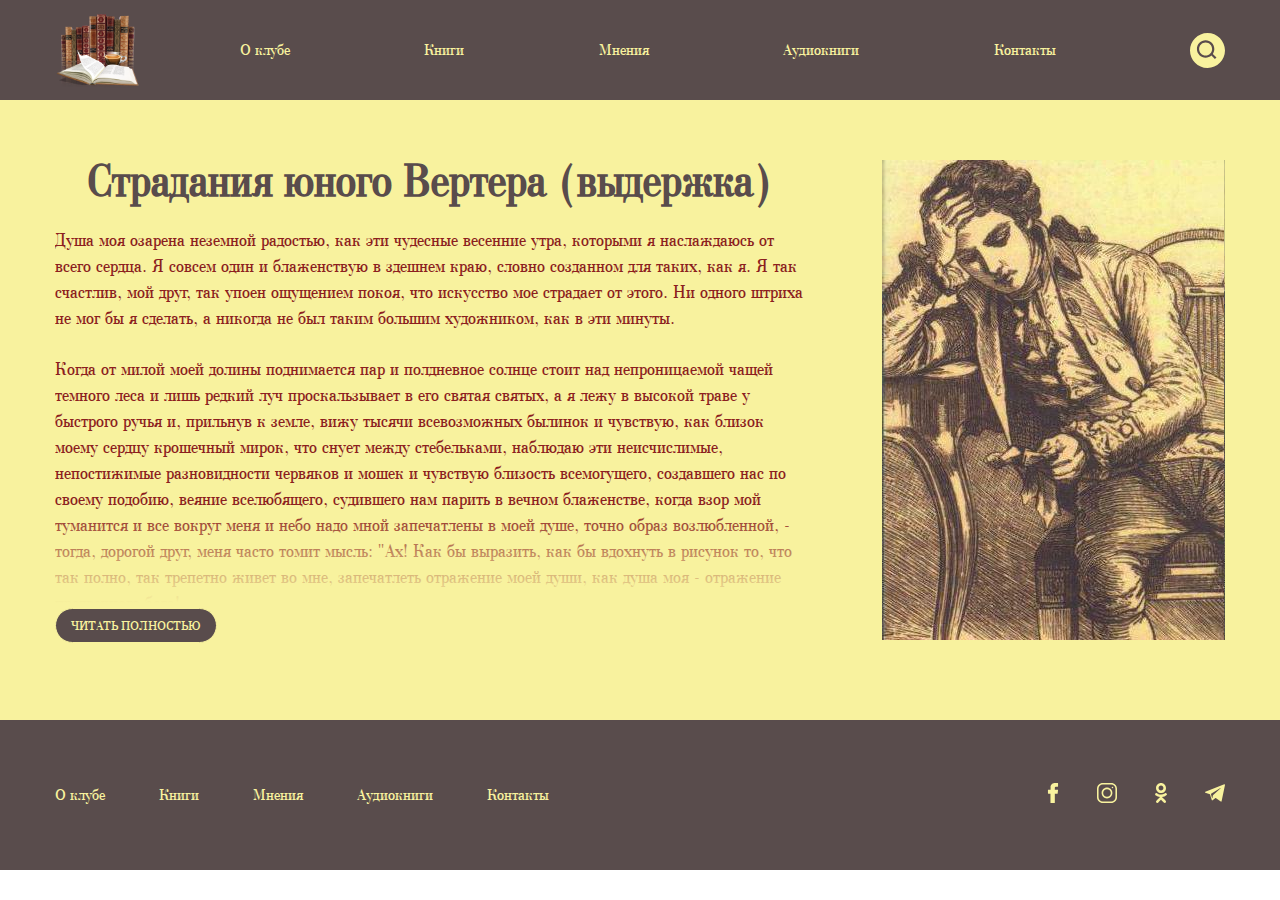
<file: index.html>
<!doctype html>
<html lang ="ru">
	<head>
		<meta charset="utf-8" />
		<meta name="viewport" content="width=device-width, initial-scale=1.0, maximum-scale=1.0, user-scalable=no">
		<link rel="stylesheet" type="text/css" href="styles/style.css" />
		<title>Главная</title>
	</head>
	<body>
		<header>
			<div class="mobile_menu_back">
				<div class="close"></div>
				<nav class="mobile_menu_content">
					<a href="about.html">О клубе</a>
					<a href="books.html">Книги</a>
					<a href="blog.html">Мнения</a>
					<a href="audiobooks.html">Аудиокниги</a>
					<a href="contacts.html">Контакты</a>
					<img class="search_for_site search_icon_mobile" src="images/search.svg" alt="search" />
					<div class="search_mobile_block">
						<input type="text" placeholder="Что Вы ищите?" />
						<div class="search_query_button_mobile"></div>
					</div>
				</nav>
			</div>
			<nav class="header_content">
				<img src="images/logo.png" class="logo" alt="logo" />
				<div class="header_links">
					<a class="link_in_header" href="about.html">О клубе</a>
					<a class="link_in_header" href="books.html">Книги</a>
					<a class="link_in_header" href="blog.html">Мнения</a>
					<a class="link_in_header" href="audiobooks.html">Аудиокниги</a>
					<a class="link_in_header" href="contacts.html">Контакты</a>
					<img class="search_for_site search_icon" src="images/search.svg" alt="search" />
					<div class="search_block">
						<input type="text" placeholder="Что Вы ищите?" />
						<div class="search_query_button"></div>
					</div>
				</div>
				<img class="menu_sendvich" src="images/mobile_menu.svg" alt="mobile_menu"/>
			</nav>
		</header>
		<div class="body_back">
			<div class="body_content">
				<div class="cut_block">
					<h1>Страдания юного Вертера (выдержка)</h1>
					<p>
						Душа моя озарена неземной радостью, как эти чудесные весенние утра, которыми я наслаждаюсь от всего сердца. Я совсем один и блаженствую в здешнем краю, словно созданном для таких, как я. Я так счастлив, мой друг, так упоен ощущением покоя, что искусство мое страдает от этого. Ни одного штриха не мог бы я сделать, а никогда не был таким большим художником, как в эти минуты.
					</p>
					<p>
						Когда от милой моей долины поднимается пар и полдневное солнце стоит над непроницаемой чащей темного леса и лишь редкий луч проскальзывает в его святая святых, а я лежу в высокой траве у быстрого ручья и, прильнув к земле, вижу тысячи всевозможных былинок и чувствую, как близок моему сердцу крошечный мирок, что снует между стебельками, наблюдаю эти неисчислимые, непостижимые разновидности червяков и мошек и чувствую близость всемогущего, создавшего нас по своему подобию, веяние вселюбящего, судившего нам парить в вечном блаженстве, когда взор мой туманится и все вокруг меня и небо надо мной запечатлены в моей душе, точно образ возлюбленной, - тогда, дорогой друг, меня часто томит мысль: "Ах! Как бы выразить, как бы вдохнуть в рисунок то, что так полно, так трепетно живет во мне, запечатлеть отражение моей души, как душа моя - отражение предвечного бога!
					</p>
					<p>
						" Друг мой. . . Но нет! Мне не под силу это, меня подавляет величие этих явлений. Душа моя озарена неземной радостью, как эти чудесные весенние утра, которыми я наслаждаюсь от всего сердца. Я совсем один и блаженствую в здешнем краю, словно созданном для таких, как я. Я так счастлив, мой друг, так упоен ощущением покоя, что искусство мое страдает от этого. Ни одного штриха не мог бы я сделать, а никогда не был таким большим художником, как в эти минуты.
					</p>
					<div class="fog">
					</div>
				</div>
				<div class="verter_img"></div>
				<button class="my_button learn_all">Читать полностью</button>
			</div>
		</div>
	<footer>
		<div class="footer_content">
			<nav class="footer_menu">
				<a href="about.html">О клубе</a>
				<a href="books.html">Книги</a>
				<a href="blog.html">Мнения</a>
				<a href="audiobooks.html">Аудиокниги</a>
				<a href="contacts.html">Контакты</a>
			</nav>
			<div class="social_nets_block">
				<a href="#"><img src="images/social-facebook.svg" alt="social"></a>
				<a href="#"><img src="images/social-instagram.svg" alt="social"></a>
				<a href="#"><img src="images/social-ok.svg" alt="social"></a>
				<a href="#"><img src="images/social-telegram.svg" alt="social"></a>
			</div>
		</div>
	</footer>
	<script src="https://ajax.googleapis.com/ajax/libs/jquery/3.4.1/jquery.min.js"></script>
	<script type="text/javascript" src="scripts/script.js"></script>
	</body>
</html>
</file>
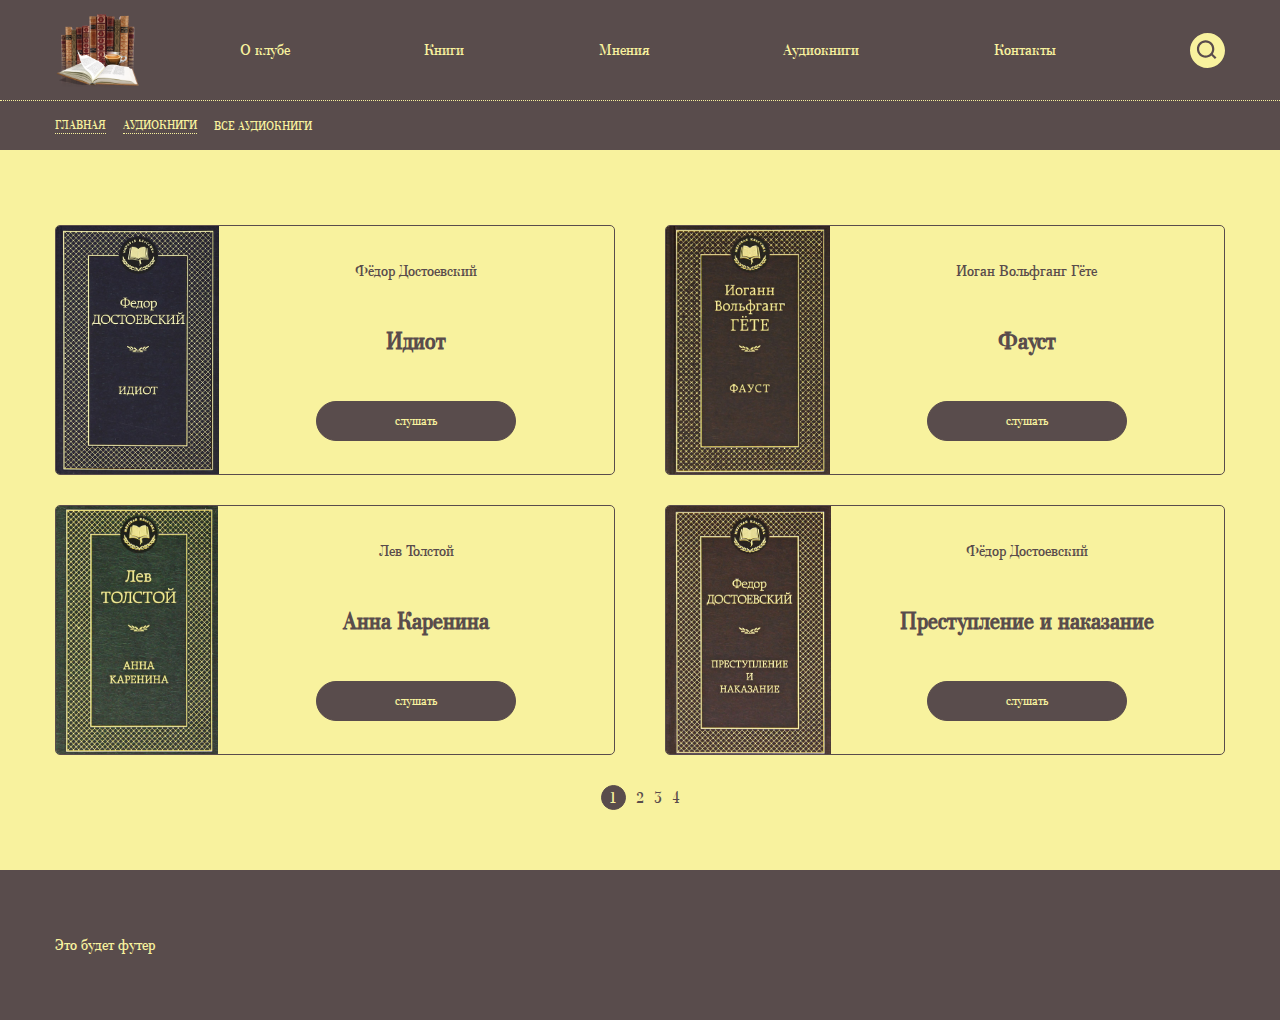
<file: all_audiobooks.html>
<!doctype html>
<html lang ="ru">
	<head>
		<meta charset="utf-8" />
		<meta name="viewport" content="width=device-width, initial-scale=1.0, maximum-scale=1.0, user-scalable=no">
		<link rel="stylesheet" type="text/css" href="styles/style.css" />
		<link rel="stylesheet" type="text/css" href="styles/all_audiobooks.css" />
		<title>Аудиокниги</title>
	</head>
	<body>
		<header>
			<div class="mobile_menu_back">
				<div class="close"></div>
				<nav class="mobile_menu_content">
					<a href="about.html">О клубе</a>
					<a href="books.html">Книги</a>
					<a href="blog.html">Мнения</a>
					<a href="audiobooks.html">Аудиокниги</a>
					<a href="contacts.html">Контакты</a>
					<img class="search_for_site search_icon_mobile" src="images/search.svg" alt="search" />
					<div class="search_mobile_block">
						<input type="text" placeholder="Что Вы ищите?" />
						<div class="search_query_button_mobile"></div>
					</div>
				</nav>
			</div>
			<nav class="header_content">
				<img src="images/logo.png" class="logo" alt="logo" />
				<div class="header_links">
					<a class="link_in_header" href="about.html">О клубе</a>
					<a class="link_in_header" href="books.html">Книги</a>
					<a class="link_in_header" href="blog.html">Мнения</a>
					<a class="link_in_header" href="audiobooks.html">Аудиокниги</a>
					<a class="link_in_header" href="contacts.html">Контакты</a>
					<img class="search_for_site search_icon" src="images/search.svg" alt="search" />
					<div class="search_block">
						<input type="text" placeholder="Что Вы ищите?" />
						<div class="search_query_button"></div>
					</div>
				</div>
				<img class="menu_sendvich" src="images/mobile_menu.svg" alt="mobile_menu"/>
			</nav>
		</header>
		<div class="crumbs">
			<div class="crubs_content"><a href="index.html">главная</a>&nbsp;&mdash;&nbsp;<a href="audiobooks.html">аудиокниги</a>&nbsp;&mdash;&nbsp;<span class="you_here">Все аудиокниги</span></div>
		</div>
		<div class="body_back">
			<div class="body_content">
				<section class="books_all">
					<!--
					<div class="book_block">
						<img class="book_image" src="images/1005685170.jpg" alt="img_book" />
						<div class="book_info">
							<div>
								<p class="book_text">Лев Толстой</p>
								<h2 class="book_name">Анна Каренина</h2>
								<button class="book_link">Читать книгу</button>
							</div>
						</div>
					</div>
					<div class="book_block">
						<img class="book_image" src="images/1005685170.jpg" alt="img_book" />
						<div class="book_info">
							<div>
								<p class="book_text">Фёдор Достоевский</p>
								<h2 class="book_name">Идиот</h2>
								<button class="book_link">Читать книгу</button>
							</div>
						</div>
					</div>
				-->
				</section>
				<div class="clear"></div>
				<div class="pages">
					<!--
						<a class="num_page" href="#">1</a>
						<a class="num_page" href="#">2</a>
						<a class="num_page" href="#">3</a>
						<a class="num_page" href="#">4</a>
						<a class="num_page" href="#">5</a>
					-->
				</div>
			</div>
		</div>
	<footer>
		<div class="footer_content">Это будет футер</div>
	</footer>
	<script src="https://ajax.googleapis.com/ajax/libs/jquery/3.4.1/jquery.min.js"></script>
	<script type="text/javascript" src="scripts/script.js"></script>
	<script type="text/javascript" src="scripts/all_audiobooks.js"></script>
	</body>
</html>
</file>
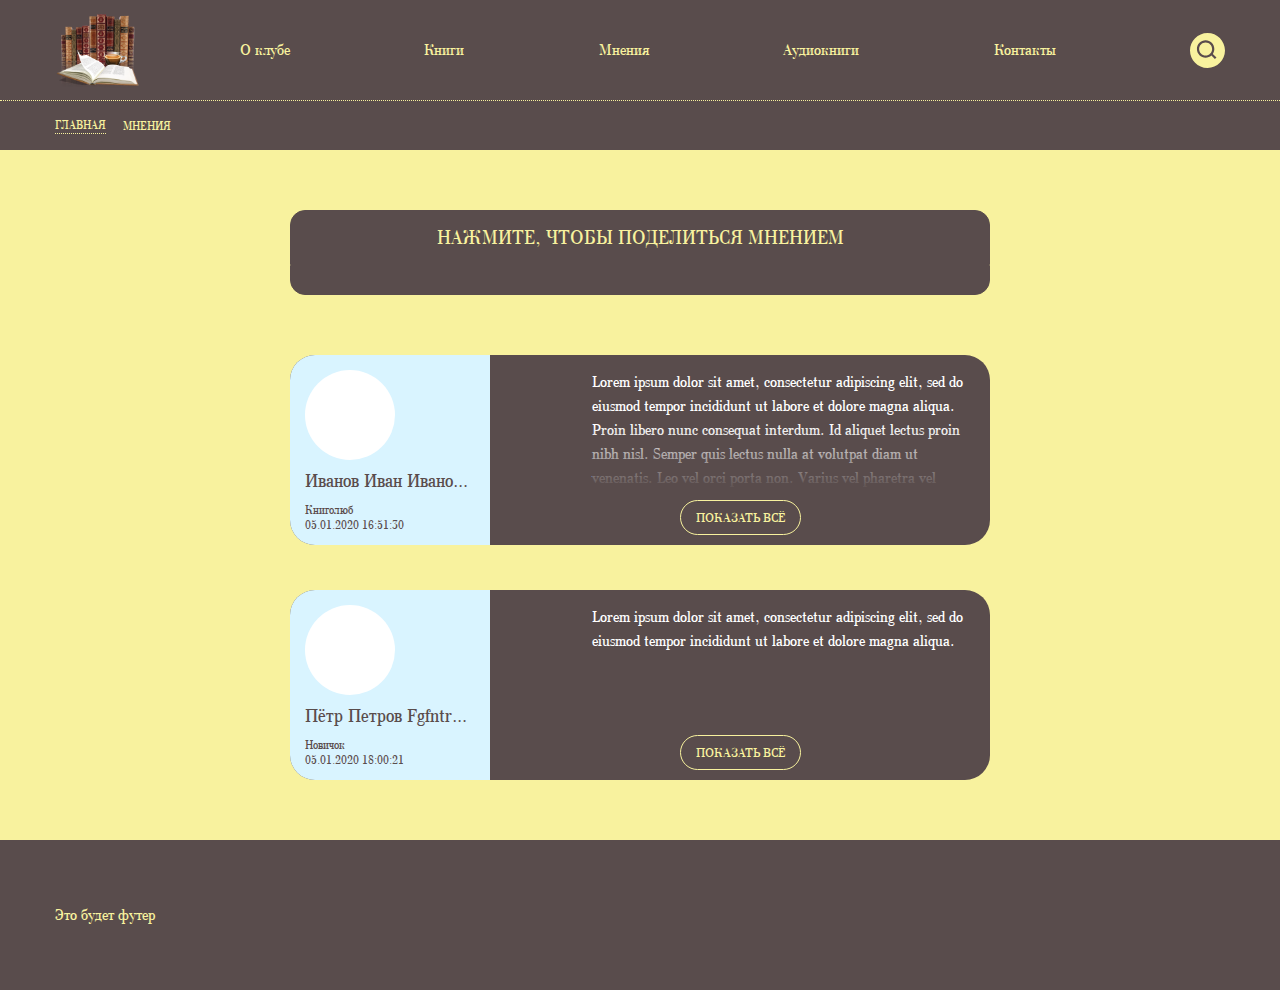
<file: blog.html>
<!doctype html>
<html lang ="ru">
	<head>
		<meta charset="utf-8" />
		<meta name="viewport" content="width=device-width, initial-scale=1.0, maximum-scale=1.0, user-scalable=no">
		<link rel="stylesheet" type="text/css" href="styles/style.css" />
		<link rel="stylesheet" type="text/css" href="styles/blog.css" />
		<title>Мнения</title>
	</head>
	<body>
		<header>
			<div class="mobile_menu_back">
				<div class="close"></div>
				<nav class="mobile_menu_content">
					<a href="about.html">О клубе</a>
					<a href="books.html">Книги</a>
					<a href="blog.html">Мнения</a>
					<a href="audiobooks.html">Аудиокниги</a>
					<a href="contacts.html">Контакты</a>
					<img class="search_for_site search_icon_mobile" src="images/search.svg" alt="search" />
					<div class="search_mobile_block">
						<input type="text" placeholder="Что Вы ищите?" />
						<div class="search_query_button_mobile"></div>
					</div>
				</nav>
			</div>
			<nav class="header_content">
				<img src="images/logo.png" class="logo" alt="logo" />
				<div class="header_links">
					<a class="link_in_header" href="about.html">О клубе</a>
					<a class="link_in_header" href="books.html">Книги</a>
					<a class="link_in_header" href="blog.html">Мнения</a>
					<a class="link_in_header" href="audiobooks.html">Аудиокниги</a>
					<a class="link_in_header" href="contacts.html">Контакты</a>
					<img class="search_for_site search_icon" src="images/search.svg" alt="search" />
					<div class="search_block">
						<input type="text" placeholder="Что Вы ищите?" />
						<div class="search_query_button"></div>
					</div>
				</div>
				<img class="menu_sendvich" src="images/mobile_menu.svg" alt="mobile_menu"/>
			</nav>
		</header>
		<div class="crumbs">
			<div class="crubs_content"><a href="index.html">главная</a>&nbsp;&mdash;&nbsp;<span class="you_here">мнения</span></div>
		</div>
		<div class="body_back">
			<div class="body_content">
				<div class="user_opinion_button">Нажмите, чтобы поделиться мнением</div>
				<div class="user_opinion">
					<input type="text" class="input_user_name" placeholder="Ваш логин"/>
					<input type="password" class="input_user_pass" placeholder="Ваш пароль"/>
					<textarea class="input_user_message" placeholder="Ваше мнение"></textarea>
					<button class="my_button send_opinion">Оставить мнение</button>
				</div>
				<div class="user_opinion_down">
					<span></span>
				</div>
				<div class="message_card">
					<div class="user_info">
						<div class="user_foto"></div>
						<div class="user_name" title="Иванов Иван Иванович">Иванов Иван Иванович</div>
						<div class="user_status">Книголюб</div>
						<div class="user_data_mesage">05.01.2020 16:51:30</div>
					</div>
					<div class="user_message">
						Lorem ipsum dolor sit amet, consectetur adipiscing elit, sed do eiusmod tempor incididunt ut labore et dolore magna aliqua. Proin libero nunc consequat interdum. Id aliquet lectus proin nibh nisl. Semper quis lectus nulla at volutpat diam ut venenatis. Leo vel orci porta non. Varius vel pharetra vel turpis nunc eget lorem dolor sed. Orci sagittis eu volutpat odio facilisis. Quam adipiscing vitae proin sagittis nisl rhoncus mattis rhoncus. Dignissim suspendisse in est ante in. Velit laoreet id donec ultrices tincidunt arcu non sodales neque. Dignissim diam quis enim lobortis scelerisque fermentum dui. Aenean sed adipiscing diam donec adipiscing tristique risus nec. Turpis nunc eget lorem dolor sed. Et sollicitudin ac orci phasellus. Faucibus a pellentesque sit amet porttitor eget. Egestas dui id ornare arcu odio ut sem nulla. Morbi leo urna molestie at elementum eu. Faucibus pulvinar elementum integer enim neque volutpat ac tincidunt. Lectus arcu bibendum at varius vel pharetra. Etiam non quam lacus suspendisse faucibus interdum posuere lorem ipsum.
						<div class="blur_message"></div>
					</div>
					<button class="my_button show_more">Показать всё</button>
				</div>

				<div class="message_card">
					<div class="user_info">
						<div class="user_foto"></div>
						<div class="user_name" title="Пётр Петров Fgfntrhbfbgtrbrgfbrg">Пётр Петров Fgfntrhbfbgtrbrgfbrg</div>
						<div class="user_status">Новичок</div>
						<div class="user_data_mesage">05.01.2020 18:00:21</div>
					</div>
					<div class="user_message">
						Lorem ipsum dolor sit amet, consectetur adipiscing elit, sed do eiusmod tempor incididunt ut labore et dolore magna aliqua.
						<div class="blur_message"></div>
					</div>
					<button class="my_button show_more">Показать всё</button>
				</div>
			</div>
		</div>
	<footer>
		<div class="footer_content">Это будет футер</div>
	</footer>
	<script src="https://ajax.googleapis.com/ajax/libs/jquery/3.4.1/jquery.min.js"></script>
	<script type="text/javascript" src="scripts/script.js"></script>
	<script type="text/javascript" src="scripts/script_blog.js"></script>
	</body>
</html>
</file>
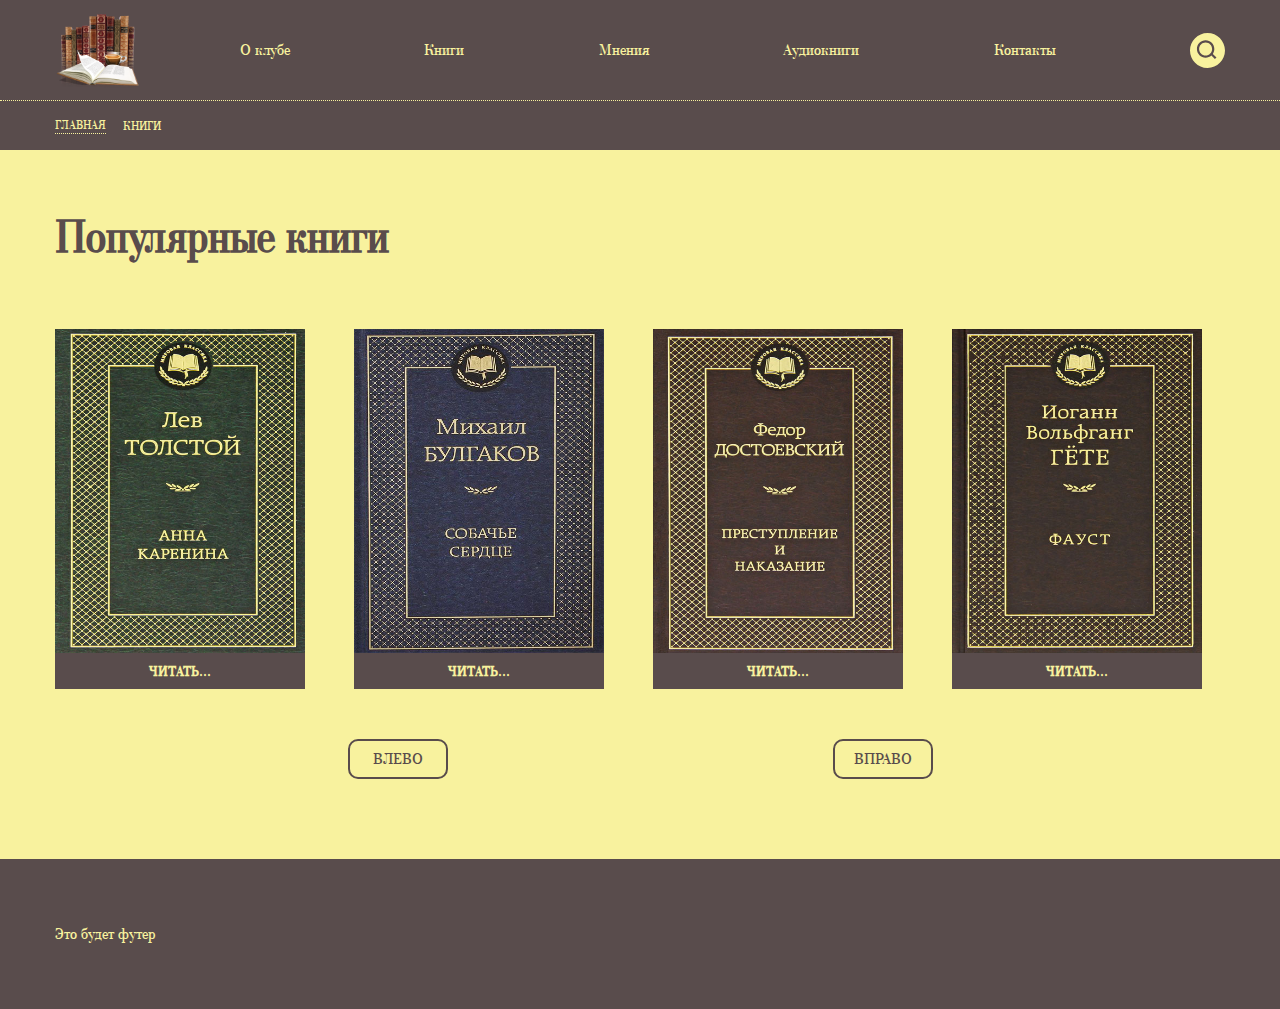
<file: books.html>
<!doctype html>
<html lang ="ru">
	<head>
		<meta charset="utf-8" />
		<meta name="viewport" content="width=device-width, initial-scale=1.0, maximum-scale=1.0, user-scalable=no">
		<link rel="stylesheet" type="text/css" href="styles/style.css" />
		<link rel="stylesheet" type="text/css" href="styles/books.css" />
		<title>Книги</title>
	</head>
	<body>
		<header>
			<div class="mobile_menu_back">
				<div class="close"></div>
				<nav class="mobile_menu_content">
					<a href="about.html">О клубе</a>
					<a href="books.html">Книги</a>
					<a href="blog.html">Мнения</a>
					<a href="audiobooks.html">Аудиокниги</a>
					<a href="contacts.html">Контакты</a>
					<img class="search_for_site search_icon_mobile" src="images/search.svg" alt="search" />
					<div class="search_mobile_block">
						<input type="text" placeholder="Что Вы ищите?" />
						<div class="search_query_button_mobile"></div>
					</div>
				</nav>
			</div>
			<nav class="header_content">
				<img src="images/logo.png" class="logo" alt="logo" />
				<div class="header_links">
					<a class="link_in_header" href="about.html">О клубе</a>
					<a class="link_in_header" href="books.html">Книги</a>
					<a class="link_in_header" href="blog.html">Мнения</a>
					<a class="link_in_header" href="audiobooks.html">Аудиокниги</a>
					<a class="link_in_header" href="contacts.html">Контакты</a>
					<img class="search_for_site search_icon" src="images/search.svg" alt="search" />
					<div class="search_block">
						<input type="text" placeholder="Что Вы ищите?" />
						<div class="search_query_button"></div>
					</div>
				</div>
				<img class="menu_sendvich" src="images/mobile_menu.svg" alt="mobile_menu"/>
			</nav>
		</header>
		<div class="crumbs">
			<div class="crubs_content"><a href="index.html">главная</a>&nbsp;&mdash;&nbsp;<span class="you_here">Книги</span></div>
		</div>
		<div class="body_back">
			<div class="body_content">
				<h1>Популярные книги</h1>
				<section class="slider_books">
					<div class="slide_all">
						<div class="slide">
							<div class="img_book">
								<img src="images/1005685170.jpg" alt="book"/>
							</div>
							<p>Читать...</p>
						</div>
						<div class="slide">
							<div class="img_book">
								<img src="images/1007528184.jpg" alt="book"/>
							</div>
							<p>Читать...</p>
						</div>
						<div class="slide">
							<div class="img_book">
								<img src="images/1005685179.jpg" alt="book"/>
							</div>
							<p>Читать...</p>
						</div>
						<div class="slide">
							<div class="img_book">
								<img src="images/1005685145.jpg" alt="book"/>
							</div>
							<p>Читать...</p>
						</div>
						<div class="slide">
							<div class="img_book">
								<img src="images/1011707407.jpg" alt="book"/>
							</div>
							<p>Читать...</p>
						</div>
						<div class="slide">
							<div class="img_book">
								<img src="images/1005626147.jpg" alt="book"/>
							</div>
							<p>Читать...</p>
						</div>
					</div>
					<div class="buttons_slider">
						<div class="slider_butt button_left">влево</div>
						<div class="slider_butt button_right">вправо</div>
					</div>
				</section>
			</div>
		</div>
	<footer>
		<div class="footer_content">Это будет футер</div>
	</footer>
	<script src="https://ajax.googleapis.com/ajax/libs/jquery/3.4.1/jquery.min.js"></script>
	<script type="text/javascript" src="scripts/script.js"></script>
	<script type="text/javascript" src="scripts/books.js"></script>
	</body>
</html>
</file>
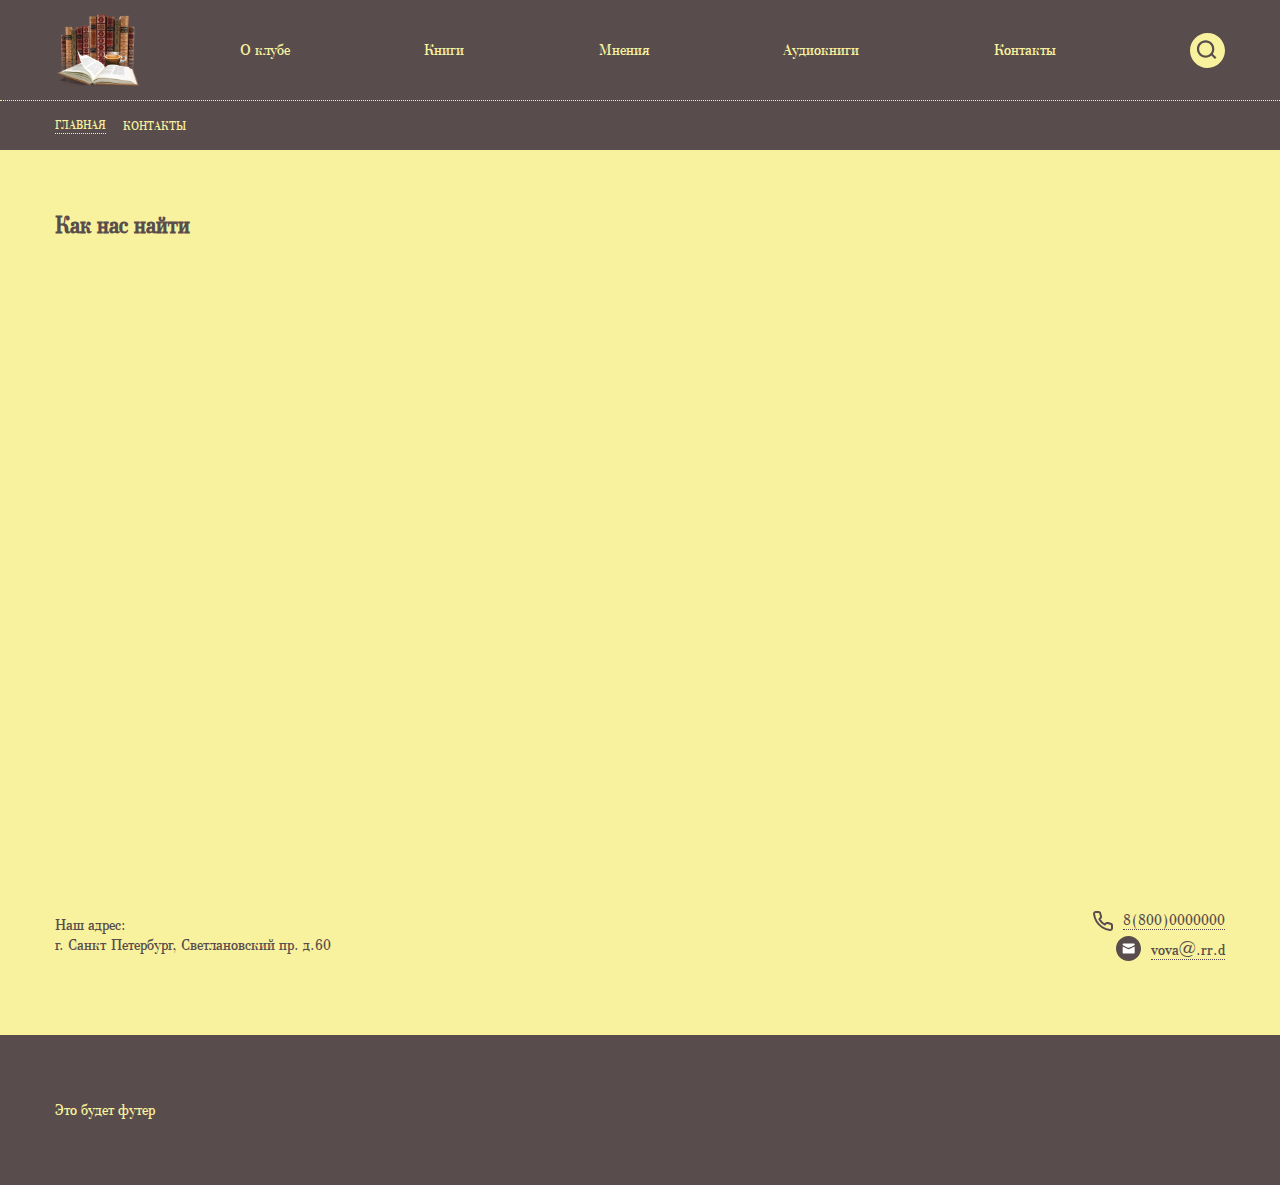
<file: contacts.html>
<!doctype html>
<html lang ="ru">
	<head>
		<meta charset="utf-8" />
		<meta name="viewport" content="width=device-width, initial-scale=1.0, maximum-scale=1.0, user-scalable=no">
		<link rel="stylesheet" type="text/css" href="styles/style.css" />
		<link rel="stylesheet" type="text/css" href="styles/contacts.css" />
		<title>Контакты</title>
	</head>
	<body>
		<header>
			<div class="mobile_menu_back">
				<div class="close"></div>
				<nav class="mobile_menu_content">
					<a href="about.html">О клубе</a>
					<a href="books.html">Книги</a>
					<a href="blog.html">Мнения</a>
					<a href="audiobooks.html">Аудиокниги</a>
					<a href="contacts.html">Контакты</a>
					<img class="search_for_site search_icon_mobile" src="images/search.svg" alt="search" />
					<div class="search_mobile_block">
						<input type="text" placeholder="Что Вы ищите?" />
						<div class="search_query_button_mobile"></div>
					</div>
				</nav>
			</div>
			<nav class="header_content">
				<img src="images/logo.png" class="logo" alt="logo" />
				<div class="header_links">
					<a class="link_in_header" href="about.html">О клубе</a>
					<a class="link_in_header" href="books.html">Книги</a>
					<a class="link_in_header" href="blog.html">Мнения</a>
					<a class="link_in_header" href="audiobooks.html">Аудиокниги</a>
					<a class="link_in_header" href="contacts.html">Контакты</a>
					<img class="search_for_site search_icon" src="images/search.svg" alt="search" />
					<div class="search_block">
						<input type="text" placeholder="Что Вы ищите?" />
						<div class="search_query_button"></div>
					</div>
				</div>
				<img class="menu_sendvich" src="images/mobile_menu.svg" alt="mobile_menu"/>
			</nav>
		</header>
		<div class="crumbs">
			<div class="crubs_content"><a href="index.html">главная</a>&nbsp;&mdash;&nbsp;<span class="you_here">контакты</span></div>
		</div>
		<div class="body_back">
			<div class="body_content">
				<h2>Как нас найти</h2>
				<div class="map_block" id="map_block"></div>
				<div class="our_contacts">
					<div class="our_adress">
					Наш адрес:<br>
					г. Санкт-Петербург, Светлановский пр. д.60
					</div>
					<div class="our_links">
						<span class="link_phone_img"></span><a class="link phone_link" href="tel:8-800-0000000">8(800)0000000</a><br>
						<span class="link_mail_img"><a class="link mail_link" href="mailto:vova@.rr.d">vova@.rr.d</a>
					</div>
				</div>
			</div>	
		</div>
	<footer>
		<div class="footer_content">Это будет футер</div>
	</footer>
	<script src="https://ajax.googleapis.com/ajax/libs/jquery/3.4.1/jquery.min.js"></script>
	<script src="https://api-maps.yandex.ru/2.1/?apikey=<ваш API-ключ>&lang=ru_RU" type="text/javascript"></script>
	<script type="text/javascript" src="scripts/script.js"></script>
	<script type="text/javascript" src="scripts/contacts.js"></script>
	</body>
</html>
</file>
<file: styles/all_audiobooks.css>
.body_content{
	min-height: auto;
}
.book_block{
	display:inline-block;
	width:560px;
	height:250px;
	border:1px solid #594c4c;
	border-radius: 5px;
	overflow: hidden;
	float:right;
	margin:15px 0;
}
.book_block:nth-child(odd){
	float:left;	
}
.book_image{
	height: inherit;
	float:left;
}
.book_info{
	height: inherit;
	display:flex;
	align-items: center;
	justify-content: center;
	color:#594c4c;
}
.book_info div{
	text-align: center;
}
.book_name{
	margin:45px 0;
}
.book_link{
	width:200px;
	height:40px;
	background-color: #594c4c;
	border:1px solid #594c4c;
	border-radius:45px;
	color:#f8f29e;
}
.book_link:hover{
	cursor:pointer;
}
.clear{
	clear: both;
}
.pages{
	text-align: center;
	margin:15px 0 0 0;
}
.num_page{
	text-decoration: none;
	color:#594c4c;
	margin:0 5px;
}
.page_active{
	display:inline-flex;
	justify-content: center;
	align-items: center;
	color:#f8f29e;
	border:1px solid #594c4c;
	border-radius: 50%;
	background-color: #594c4c;
	width:25px;
	height:25px;
	margin:0 5px;
}
@media (max-width: 991px){
	.books_all{
		text-align: center;
	}
	.book_block,
	.book_block:nth-child(odd){
		float:none;
	}
}
@media (max-width: 480px){
	.book_block,
	.book_block:nth-child(odd){
		width:440px;
		height:180px;
	}
	.book_name {
	    margin: 16px 0;
	}
}
@media (max-width: 360px){
	.book_block,
	.book_block:nth-child(odd){
		width:300px;
		height:170px;
	}
	.book_image{
		display:none;
	}
	.book_name {
	    margin: 16px 0;
	}
}
</file>
<file: styles/blog.css>
.user_opinion_button{
	display: flex;
	justify-content: center;
	align-items: center;
	text-transform: uppercase;
	max-width:700px;
	height:55px;
	margin:0 auto;
	border-radius: 15px 15px 0 0;
	background-color:#594c4c;
	border:1px solid #594c4c;
	color:#f8f29e;
	font-size: 20px;
}
.user_opinion_button:hover{
	cursor:pointer;
}
.user_opinion{
	display:none;
	max-width:700px;
	margin:0 auto;
	padding:15px;
	height:300px;
	border:1px solid #594c4c;
	background-color:#594c4c;
}
.input_user_name, .input_user_pass, .input_user_message{
	width:calc(80% - 20px);
	display:block;
	margin: 0 auto 20px auto;
	border-radius: 15px;
	padding:0 10px;
	border:1px solid #594c4c;
	background-color: #d9f4ff;
}
.input_user_name, .input_user_pass{
	height:30px;
}
.input_user_message{
	height:120px;
	resize:none;
}
.send_opinion{
	display:block;
	margin:0 auto;
	width:80%;
}
.user_opinion_down{
	display: flex;
	justify-content: center;
	align-items: center;
	text-transform: uppercase;
	color:#f8f29e;
	max-width:700px;
	height:30px;
	border-radius:0 0 15px 15px;
	background-color:#594c4c;
	border:1px solid #594c4c;
	margin:0 auto 60px auto;
}
.message_card{
	max-width:700px;
	height:190px;
	background-color:#594c4c;
	border-radius: 25px;
	margin:0 auto 45px auto;
	position: relative;
}

.message_card:last-child{
	margin:0 auto;
}
.user_info{
	width:200px;
	height:190px;
	float: left;
	padding: 15px 15px 0 15px;
	background-color:#d9f4ff;
	border-radius: 25px 0 0 25px;
}
.user_foto{
	width:90px;
	height:90px;
	background-color:#fff;
	border-radius: 50%;
}
.user_name{
	font-size: 19px;
	color:#594c4c;
	margin:10px 0;
	white-space: nowrap;
	overflow: hidden;
	text-overflow: ellipsis;
}
.user_status, .user_data_mesage{
	font-size:12px;
	color:#594c4c;
}
.user_message{
	position: relative;
	color:#fff;
	width:60%;
	float:right;
	height:120px;
	overflow:hidden;
	margin:15px 0 10px 0;
	padding:0px 22px;
	border-radius:25px;
	line-height:24px;
}
.blur_message{
	width:90%;
	height:65px;
	background: linear-gradient(to top, rgba(89, 76, 76, 1), rgba(0, 0, 0, 0));
	position:absolute;
	bottom:0px;
}
.show_more{
	display:block;
	margin:0 auto;
}

@media (max-width: 480px){
	.user_info {
    	width: 100px;
	}
}
</file>
<file: styles/books.css>
.slider_books{
	width:100%;
	height:auto;
	overflow: hidden;
	margin:64px 0 0 0;
}
.slide_all{
	display:block;
	width:3000px;
	height:360px;
	position:relative;
	right:0;
}
.slide{
	display: inline-block;
	width:250px;
	height:inherit;
	margin:0 1.5% 0 0;
	background-color:#594c4c;
}
.slide p{
	text-align: center;
	text-transform: uppercase;
	color:#f8f29e;
	margin:10px 0 0 0;
	font-size: 14px;
	font-weight: bold;
}
.img_book{
	width:100%;
	height:90%;
}
.img_book img{
	width:100%;
	height: 100%
}
.buttons_slider{
	display: flex;
	justify-content: space-between;
	width:50%;
	margin:50px auto 20px auto;
}
.slider_butt{
	width:100px;
	height:40px;
	display: flex;
	align-items: center;
	justify-content: center;
	border:2px solid #594c4c;
	color:#594c4c;
	text-transform: uppercase;
	border-radius: 10px;
}
.slider_butt:hover{
	cursor: pointer;
}
</file>
<file: styles/contacts.css>
h2{
	color:#594c4c;
}
.map_block{
	width:100%;
	height:70vh;
	margin:20px 0 0 0;
}
.our_contacts{
	display:flex;
	justify-content:space-between;
	padding: 15px 0
}
.our_adress{
	color:#594c4c;
	margin: 10px 0 0 0;
}
.our_links{
	text-align:right;
}
.link{
	color:#594c4c;
	text-decoration: none;
	border-bottom: 1px dotted #594c4c;
}
.link_phone_img:before{
	content:url("../images/phone.svg");
	width:20px;
	height:20px;
	position: relative;
	right:10px;
	top:6px;
}
.link_mail_img:before{
	content:url("../images/menu-email.svg");
	width:20px;
	height:20px;
	position: relative;
	right:10px;
	top:6px;
}
@media (max-width: 480px){
	.our_contacts{
		display:block;
		text-align:center;
	}
	.our_links{
		text-align:center;
		margin:15px 0 0 0;	
	}
}
</file>
<file: styles/style.css>
@font-face{
	font-family:BodoniNovaNr;
	src:url("../fonts/BodoniNovaNr.ttf");
}
@font-face{
	font-family:icon;
	src:url("../fonts/FontAwesome.otf");
}
*{
	margin:0;
	padding:0;
	font-family:BodoniNovaNr;
	box-sizing: border-box;
}
h1{
	font-size:45px;
	color:#594c4c;
}
.my_button{
	width:auto;
	height:35px;
	padding: 0 15px;
	color: #f8f29e;
	text-transform: uppercase;
	background-color: #594c4c;
	border:1px solid #f8f29e;
	border-radius: 35px;
}
.my_button:hover{
	cursor: pointer;
}
.mobile_menu_back{
	display: none;
	width:100vw;
	height:auto;
	padding:0 0 30px 0;
	position:fixed;
	top:0;
	left:0;
	z-index: 555;
	background-color:#594c4c;
}
.close{
	display:inline-block;
	background-image:url("../images/close.svg");
	background-color:#4a4141;
	width:30px;
	height: 30px;
	background-position: center center;
	background-repeat: no-repeat;
	float: right;
	margin:30px 15px 0 0;
}
.close:hover{
	cursor:pointer;
}
.mobile_menu_content{
	width:80vw;
	margin:75px auto 0 auto;
	text-align: center;
}
.mobile_menu_content a{
	display:block;
	margin:0 auto 30px auto;
	color:#f8f29e;
	text-transform: uppercase;
	text-decoration: none;
}
header{
	width:100%;
	height:100px;
	background-color:#594c4c;
}
.header_content{
	max-width:1200px;
	height:inherit;
	margin:0 auto;
	padding:0 15px;
	display:flex;
	justify-content:space-between;
	align-items:center;
}
.logo{
	width: 85px;
}
.header_links{
	display:flex;
	justify-content:space-between;
	align-items:center;
	width: calc(100% - 185px);
}
.header_links a{
	color:#f8f29e;
	text-decoration: none;
}
.search_icon{
	width:35px;
}
.search_icon:hover{
	cursor:pointer;
}
.search_block, .search_mobile_block{
	display: none;
	width:80%;
	height:40px;
	background-color: #f8f29e;
	border-radius: 15px;
}
.search_mobile_block{
	margin:0 auto;
}
.search_block input, .search_mobile_block input{
	width:calc(100% - 70px);
	height:inherit;
	background-color: inherit;
	border-radius: 15px 0 0 15px;
	padding:0 10px;
	border:none;
}
.search_query_button, .search_query_button_mobile{
	display:inline-block;
	height: inherit;
	width: 40px;
	float:right;
	border-radius: 0 15px 15px 0;
	background-image: url("../images/enter.svg");
	background-size: 20px 20px;
	background-position: center center;
	background-repeat: no-repeat;
}
.search_query_button:hover, .search_icon_mobile:hover, .search_query_button_mobile:hover{
	cursor:pointer;
}
.search_icon_mobile{
	width:40px;
	height:40px;
}
.menu_sendvich{
	display:none;
}
.crumbs{
	width:100%;
	height:50px;
	background-color: #594c4c;
	border-top:1px dotted #f8f29e;
}
.crubs_content{
	max-width:1200px;
	height:inherit;
	margin:0 auto;
	padding:0 15px;
	display: flex;
	align-items: center;
}
.crubs_content{
	color: #f8f29e;
	text-transform: uppercase;
	font-size: 12px;
}
.crubs_content a{
	color:#f8f29e;
	text-decoration: none;
	border-bottom: 1px dotted #f8f29e;
}
.body_back{
	width:100%;
	background-color:#f8f29e;
	padding: 60px 0;
}
.body_content{
	max-width:1200px;
	margin:0 auto;
	padding:0 15px;
	min-height:500px;
	background-color: #f8f29e;
}
.cut_block{
	display:inline-block;
	width:calc(100% - 400px);
	padding:0 20px 50px 0;
	height:443px;
	overflow:hidden;
	position:relative;
	font-size:18px;
	line-height: 26px;
	color: #8c1f1f;
}
.cut_block h1{
	text-align:center;
	margin:0 auto 25px auto;
	line-height: 42px;
}
.cut_block p{
	margin:25px 0 0 0;
}
.fog{
	width:100%;
	height:100px;
	background: linear-gradient(to top, rgba(248, 242, 158, 1), rgba(0, 0, 0, 0));
	position:absolute;
	bottom:0px;
}
.verter_img{
	display:inline-block;
	float:right;
	background-image: url("../images/Verter.jpg");
	width:343px;
	height:480px;
}
footer{
	width:100%;
	height:150px;
	background-color:#594c4c;
}
.footer_content{
	max-width:1200px;
	margin:0 auto;
	padding:0 15px;
	height:inherit;
	color:#f8f29e;
	display:flex;
	justify-content: space-between;
	align-items: center;
}
.footer_menu a{
	color:#f8f29e;
	text-decoration:none;
	margin:0 50px 0 0;
}
.social_nets_block a{
	margin:0 30px 0 0;	
}
.footer_menu a:last-child, 
.social_nets_block a:last-child{
	margin:0;
}
.social_nets_block a img{
	width:20px;
	height: 20px;
}



@media (max-width:480px){
	.header_links{
		display:none;
	}
	.cut_block{
		width:100%;
	}
	.menu_sendvich{
		display:block;
		width: 40px;
	}
	.menu_sendvich:hover{
		cursor:pointer;
	}
	.verter_img{
		display:none;
	}
	.footer_menu a{
		display:block;
	}
}
</file>
